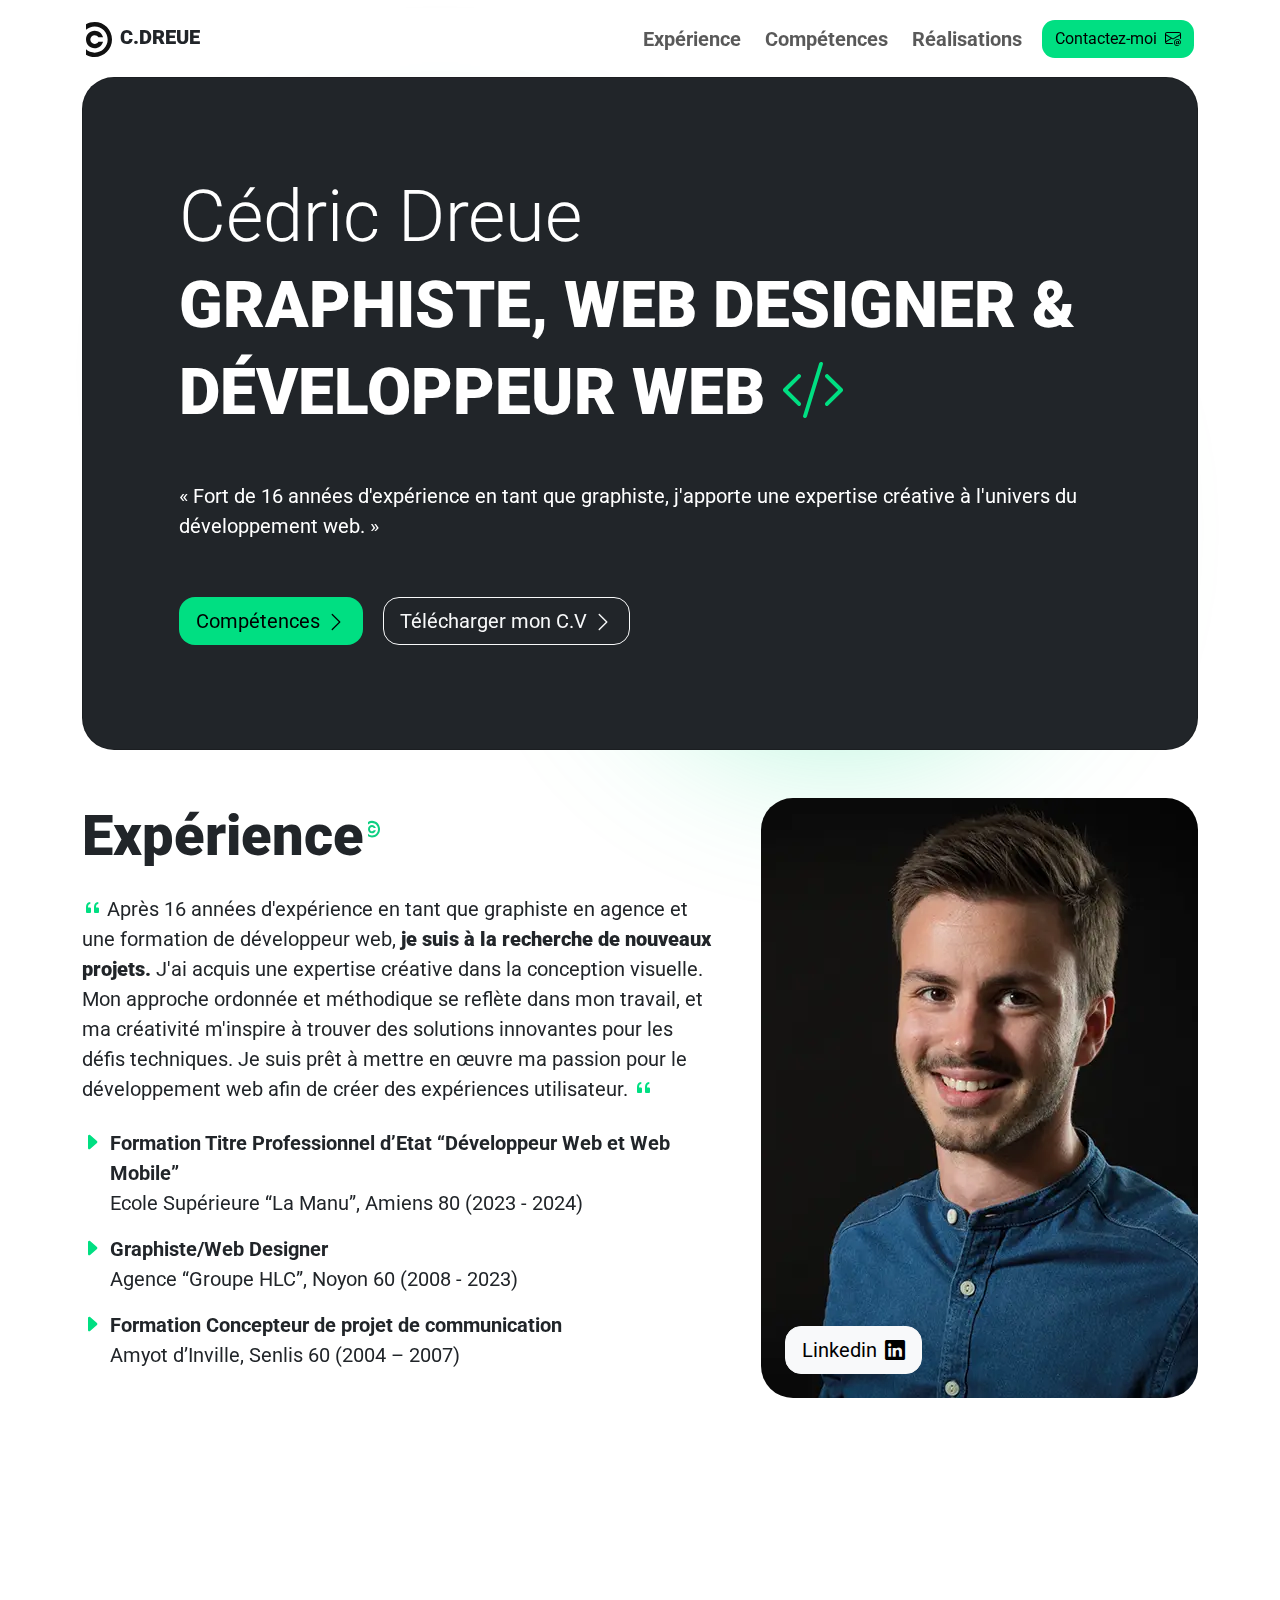
<file: index.html>
<!DOCTYPE html>
<html lang="fr">
<head>
    <meta charset="UTF-8">
    <meta name="viewport" content="width=device-width, initial-scale=1.0">
    <title>Cédric Dreue - CV & Portfolio</title>
    <link rel="stylesheet" href="https://unpkg.com/aos@next/dist/aos.css" />
    <link rel="stylesheet" href="https://cdn.jsdelivr.net/npm/bootstrap-icons@1.11.3/font/bootstrap-icons.min.css">
    <link href="https://fonts.googleapis.com/css2?family=Roboto:wght@400;700;900&display=swap" rel="stylesheet">
    <link href="https://cdn.jsdelivr.net/npm/bootstrap@5.3.3/dist/css/bootstrap.min.css" rel="stylesheet" integrity="sha384-QWTKZyjpPEjISv5WaRU9OFeRpok6YctnYmDr5pNlyT2bRjXh0JMhjY6hW+ALEwIH" crossorigin="anonymous">
    <link rel="stylesheet" href="/public/assets/css/style.css">
</head>
<body>
    <header>
        <nav class="navbar navbar-expand-lg header header-hide fixed-top" id="menu">
            <div class="container glass-price rounded-5 px-3 py-2 ">
                <a class="navbar-brand" href="#"><img src="./public/assets/img/logo-dreue-black.svg" height="35" alt="logo cedric dreue"><span class="fw-black text-dark ms-2">C.DREUE</span></a>
                <!-- <button class="navbar-toggler" type="button" data-bs-toggle="collapse" data-bs-target="#navbarNav" aria-controls="navbarNav" aria-expanded="false" aria-label="Toggle navigation">
                    <span class="navbar-toggler-icon"></span>
                </button> -->
                <button class="btn btn-dark rounded-4 d-lg-none px-2 py-1 ms-2" type="button" data-bs-toggle="offcanvas" data-bs-target="#menuOffcanvas" aria-controls="menuOffcanvas" aria-label="Menu">
                    <i class="bi bi-list h2"></i>
                </button>
                <div class="collapse navbar-collapse justify-content-end" id="navbarNav">
                    <ul class="navbar-nav text-center">
                        <li class="nav-item">
                            <a class="nav-link fs-5 fw-bold mx-1" href="#experience">Expérience</a>
                        </li>
                        <li class="nav-item">
                            <a class="nav-link fs-5 fw-bold mx-1" href="#">Compétences</a>
                        </li>
                        <li class="nav-item">
                            <a class="nav-link fs-5 fw-bold mx-1" href="#">Réalisations</a>
                        </li>
                    </ul>
                    <a class="ms-2 btn btn-my-green" href="https://www.linkedin.com/in/cedric-dreue/">Contactez-moi<i class="bi bi-envelope-at ms-2 mb-2"></i></a>

                </div>
            </div>
        </nav>
        <div class="offcanvas glass-price-offcanva offcanvas-end" tabindex="-1" id="menuOffcanvas" aria-labelledby="menuOffcanvasLabel">
            <div class="offcanvas-header">
                <button type="button" class="btn-close" data-bs-dismiss="offcanvas" aria-label="Close"></button>
            </div>
            <div class="offcanvas-body">
                <ul id="offcanvasMenu" class="navbar-nav text-center mb-5">
                    <li class="nav-item">
                        <a class="nav-link fs-2 fw-bold mx-1" href="#experience">Expérience</a>
                    </li>
                    <li class="nav-item">
                        <a class="nav-link fs-2 fw-bold mx-1" href="#">Compétences</a>
                    </li>
                    <li class="nav-item">
                        <a class="nav-link fs-2 fw-bold mx-1" href="#">Réalisations</a>
                    </li>
                </ul>
                <div class="text-center">
                    <a class="btn btn-lg d-block btn-my-green m-2" href="https://www.linkedin.com/in/cedric-dreue/">06 50 54 96 47<i class="bi bi-phone ms-2 mb-2"></i></a>
                    <a class="btn btn-lg d-block btn-my-green m-2" href="https://www.linkedin.com/in/cedric-dreue/">Envoyer un mail<i class="bi bi-envelope-at ms-2 mb-2"></i></a>
                    <a class="btn btn-outline-dark d-block rounded-4 m-2" href="https://www.linkedin.com/in/cedric-dreue/">Télécharger mon C.V<i class="bi bi-file-earmark-pdf-fill ms-2 mb-2"></i></a>
                </div>
                <div class="text-center">
                    <a class="btn btn-outline-dark d-block rounded-4 m-2" href="https://www.linkedin.com/in/cedric-dreue/">Linkedin<i class="bi bi-linkedin ms-2 mb-2"></i></a>
                    <a class="btn btn-outline-dark d-block rounded-4 m-2" href="https://www.linkedin.com/in/cedric-dreue/">Github<i class="bi bi-github ms-2 mb-2"></i></a>
                </div>
            </div>
        </div>

    </header>
    <div class="fixed top-50 start-50 translate-middle d-flex justify-content-center">
        <div class="bg-shape bg-gradient-1 bg-opacity-50 bg-blur"></div>
        <div class="bg-shape bg-gradient-2 bg-opacity-50 bg-blur"></div>
    </div>

    <main class="margin-top-main">
        <section class="my-5">
            <div class="container">
                <div class="card text-bg-dark rounded-5 p-lg-5">
                    <div class="card-body p-5">
                        <h1 class="display-2">Cédric Dreue <br>
                        <span class="display-3 fw-black text-uppercase">Graphiste, Web Designer & Développeur Web <i class="bi bi-code-slash text-green"></i></span>
                        </h1>
                        <p class="fs-5 my-5">« Fort de 16 années d'expérience en tant que graphiste, j'apporte une expertise créative à l'univers du développement web. »</p>
                        <a class="btn btn-lg btn-my-green icon-link icon-link-hover my-2 me-lg-3" href="">
                            Compétences
                            <i class="bi bi-chevron-right mb-2"></i>
                        </a>
                        <a class="btn btn-lg btn-outline-light icon-link icon-link-hover my-2 rounded-4" href="">
                            Télécharger mon C.V
                            <i class="bi bi-chevron-right mb-2"></i>
                        </a>
                    </div>
                </div>
            </div>
        </section>
        <section class="my-5" id="experience" data-aos="fade-up">
            <div class="container">
                <div class="row g-lg-5 align-items-center">
                    <div class="col-lg-7">
                        <div class="card border-0 bg-transparent rounded-5">
                            <div class="card-body p-lg-0">
                                <h2 class="fw-black display-4 mb-4">Expérience<span><img src="./public/assets/img/logo-dreue-green.svg" class="ms-1" height="50" alt="logo cedric dreue"></span></h2>
                                <p class="fs-5 mb-4"><i class="bi bi-quote text-green"></i> Après 16 années d'expérience en tant que graphiste en agence et une formation de développeur web, <span class="fw-black">je suis à la recherche de nouveaux projets.</span> J'ai acquis une expertise créative dans la conception visuelle. Mon approche ordonnée et méthodique se reflète dans mon travail, et ma créativité m'inspire à trouver des solutions innovantes pour les défis techniques. Je suis prêt à mettre en œuvre ma passion pour le développement web afin de créer des expériences utilisateur. <i class="bi bi-quote text-green"></i></p>
                                <ul class="list-group fs-5 mb-4">
                                    <li class="d-flex justify-content-between align-items-start mb-3">
                                        <i class="bi bi-caret-right-fill text-green"></i>
                                        <div class="ms-2 me-auto">
                                            <div class="fw-bold">Formation Titre Professionnel d’Etat “Développeur Web et Web Mobile”</div>
                                            Ecole Supérieure “La Manu”, Amiens 80 (2023 - 2024)
                                        </div>
                                    </li>                            
                                    <li class="d-flex justify-content-between align-items-start mb-3">
                                        <i class="bi bi-caret-right-fill text-green"></i>
                                        <div class="ms-2 me-auto">
                                            <div class="fw-bold">Graphiste/Web Designer</div>
                                            Agence “Groupe HLC”, Noyon 60 (2008 - 2023)
                                        </div>
                                    </li>
                                    <li class="d-flex justify-content-between align-items-start">
                                        <i class="bi bi-caret-right-fill text-green"></i>
                                        <div class="ms-2 me-auto">
                                            <div class="fw-bold">Formation Concepteur de projet de communication</div>
                                            Amyot d’Inville, Senlis 60 (2004 – 2007)
                                        </div>
                                    </li>
                                </ul>
                            </div>
                        </div>
                    </div>
                    <div class="col-lg-5">
                        <div class="position-relative">
                            <img src="/public/assets/img/cedric-dreue.webp" class="img-fluid-profil object-fit-cover rounded-5" alt="...">
                            <div class="position-absolute bottom-0 start-0">
                                <a class="btn btn-lg btn-light rounded-4 m-4" href="https://www.linkedin.com/in/cedric-dreue/">Linkedin<i class="bi bi-linkedin ms-2 mb-2"></i></a>
                            </div>
                        </div>
                    </div>
                </div>
            </div>
        </section>
        <section class="my-5" data-aos="fade-up">
            <div class="container">
                <h2 class="fw-black display-4 mb-4">Compétences<span><img src="./public/assets/img/logo-dreue-green.svg" class="ms-1" height="50" alt="logo cedric dreue"></span></h2>
                <div class="row g-lg-5">
                    <div class="col-lg-6 mb-5">
                        <div class="card text-bg-dark rounded-5 h-100" data-aos="fade-up">
                            <div class="card-body p-5">
                                <h3 class="fw-bold mb-4"><i class="bi bi-bezier text-green me-2"></i>Expertise en Conception Graphique</h3>
                                <p class="fs-5">De la création d'identités visuelles percutantes à la réalisation de supports graphiques divers, je navigue aisément à travers différents styles et maîtrise les outils logiciels essentiels, offrant ainsi des solutions visuelles impactantes.</p>
                                <ul class="list-group fs-5">
                                    <li class="d-flex justify-content-between align-items-start mb-1">
                                        <i class="bi bi-check-lg text-green"></i>
                                        <div class="ms-2 me-auto">
                                            <div class="fw-bold">Identités visuelles, chartes graphiques, logotypes</div>
                                        </div>
                                    </li>
                                    <li class="d-flex justify-content-between align-items-start mb-1">
                                        <i class="bi bi-check-lg text-green"></i>
                                        <div class="ms-2 me-auto">
                                            <div class="fw-bold">Conception graphique, Mise en page</div>
                                        </div>
                                    </li>                            
                                    <li class="d-flex justify-content-between align-items-start mb-1">
                                        <i class="bi bi-check-lg text-green"></i>
                                        <div class="ms-2 me-auto">
                                            <div class="fw-bold">Print management, gestion de tous supports imprimés</div>
                                        </div>
                                    </li>                            
                                    <li class="d-flex justify-content-between align-items-start mb-1">
                                        <i class="bi bi-check-lg text-green"></i>
                                        <div class="ms-2 me-auto">
                                            <div class="fw-bold">Webdesign, conception d'interfaces</div>
                                        </div>
                                    </li>                            
                                </ul>
                            </div>                        
                        </div>
                    </div>
                    <div class="col-lg-6 mb-5">
                        <div class="card glass-price rounded-5 h-100 border-green" data-aos="fade-up">
                            <div class="card-body p-5">
                                <h3 class="fw-bold mb-4"><i class="bi bi-code-slash text-green me-2"></i>Maîtrise du Développement Web</h3>
                                <p class="fs-5">Fort d'une formation récente en développement web, je possède une expertise approfondie dans les langages de programmation, les frameworks et les outils essentiels.</p>
                                <ul class="list-group fs-5">
                                    <li class="d-flex justify-content-between align-items-start mb-3">
                                        <i class="bi bi-check-lg text-green"></i>
                                        <div class="ms-2 me-auto">
                                            <div class="fw-bold">Développement une interface utilisateur web statique, adaptable et dynamique</div>
                                            HTML, CSS, Bootstrap et JavaScript
                                        </div>
                                    </li>                            
                                    <li class="d-flex justify-content-between align-items-start mb-1">
                                        <i class="bi bi-check-lg text-green"></i>
                                        <div class="ms-2 me-auto">
                                            <div class="fw-bold">Back-end : Développement d’une application web</div>
                                        </div>
                                    </li>
                                    <li class="d-flex justify-content-between align-items-start mb-1">
                                        <i class="bi bi-check-lg text-green"></i>
                                        <div class="ms-2 me-auto">
                                            <div class="fw-bold">Base de données & Développement des composants d’accès aux données</div>
                                        </div>
                                    </li>
                                </ul>
                            </div>                        
                        </div>
                    </div>
                </div>
            </div>
        </section>
        <section class="my-5" data-aos="fade-up">
            <div class="container">
                <div class="row justify-content-center">
                    <div class="col-5 col-lg-2 h-100 mb-4">
                        <div class="text-center">
                            <img src="/public/assets/img/creative-cloud.svg" class="img-fluid img-logo mb-3" alt="Adobe Creative Cloud">
                            <p class="m-0 fw-bold">Adobe Creative Cloud</p>
                        </div>
                    </div>
                    <div class="col-5 col-lg-2 h-100 mb-4">
                        <div class="text-center">
                            <img src="/public/assets/img/figma.svg" class="img-fluid img-logo mb-3" alt="Figma">
                            <p class="m-0 fw-bold">Figma</p>
                        </div>
                    </div>
                    <div class="col-5 col-lg-2 h-100 mb-4">
                        <div class="text-center">
                            <img src="/public/assets/img/vscode.svg" class="img-fluid img-logo mb-3" alt="Visual Studio Code">
                            <p class="m-0 fw-bold">Visual Studio Code</p>
                        </div>
                    </div>
                    <div class="col-5 col-lg-2 h-100 mb-4">
                        <div class="text-center">
                            <img src="/public/assets/img/js.svg" class="img-fluid img-logo mb-3" alt="">
                            <p class="m-0 fw-bold">JS</p>
                        </div>
                    </div>
                    <div class="col-5 col-lg-2 h-100 mb-4">
                        <div class="text-center">
                            <img src="/public/assets/img/php.svg" class="img-fluid img-logo mb-3" alt="Trello">
                            <p class="m-0 fw-bold">PHP</p>
                        </div>
                    </div>
                    <div class="col-5 col-lg-2 h-100 mb-4">
                        <div class="text-center">
                            <img src="/public/assets/img/bootstrap.svg" class="img-fluid img-logo mb-3" alt="Trello">
                            <p class="m-0 fw-bold">Bootstrap</p>
                        </div>
                    </div>
                </div>
            </div>
        </section>
        <section class="my-5" data-aos="fade-up">
            <div class="container">
                <h2 class="fw-black display-4 mb-4">Réalisations<span><img src="./public/assets/img/logo-dreue-green.svg" class="ms-1" height="50" alt="logo cedric dreue"></span></h2>
                <div class="row g-3">
                    <div class="col-lg-4" data-aos="fade-up">
                        <div class="card border-1 rounded-5 img-hover-zoom">
                            <div class="position-relative">
                                <img src="/public/assets/img/logo-lapin-picad.gif" class="img-fluid-project object-fit-cover rounded-5" alt="...">
                                <div class="position-absolute top-0 end-0">
                                    <a class="btn btn-lg btn-light rounded-4 m-4" href="https://www.linkedin.com/in/cedric-dreue/"><i class="bi bi-arrow-up-right"></i></a>
                                </div>
                                <div class="position-absolute bottom-0 start-0">
                                    <span class="badge rounded-pill text-bg-light m-4">Identité visuelle</span>
                                </div>
                            </div>
                        </div>
                    </div>
                    <div class="col-lg-4" data-aos="fade-up">
                        <div class="card rounded-5 img-hover-zoom">
                            <div class="position-relative">
                                <img src="/public/assets/img/logo-lou-moi.webp" class="img-fluid-project object-fit-cover rounded-5" alt="...">
                                <div class="position-absolute top-0 end-0">
                                    <a class="btn btn-lg btn-light rounded-4 m-4" href="https://www.linkedin.com/in/cedric-dreue/"><i class="bi bi-arrow-up-right"></i></a>
                                </div>
                                <div class="position-absolute bottom-0 start-0">
                                    <span class="badge rounded-pill text-bg-light m-4">Logotypes</span>
                                </div>
                            </div>
                        </div>
                    </div>
                    <div class="col-lg-4" data-aos="fade-up">
                        <div class="card rounded-5 img-hover-zoom">
                            <div class="position-relative">
                                <img src="/public/assets/img/logo-maureen-pupin.webp" class="img-fluid-project object-fit-cover rounded-5" alt="...">
                                <div class="position-absolute top-0 end-0">
                                    <a class="btn btn-lg btn-light rounded-4 m-4" href="https://www.linkedin.com/in/cedric-dreue/"><i class="bi bi-arrow-up-right"></i></a>
                                </div>
                                <div class="position-absolute bottom-0 start-0">
                                    <span class="badge rounded-pill text-bg-light m-4">Logotypes</span>
                                </div>
                            </div>
                        </div>
                    </div>
                    <div class="col-lg-4" data-aos="fade-up">
                        <div class="card rounded-5 img-hover-zoom">
                            <div class="position-relative">
                                <img src="/public/assets/img/logo-anthony-alexandre.webp" class="img-fluid-project object-fit-cover rounded-5" alt="...">
                                <div class="position-absolute top-0 end-0">
                                    <a class="btn btn-lg btn-light rounded-4 m-4" href="https://www.linkedin.com/in/cedric-dreue/"><i class="bi bi-arrow-up-right"></i></a>
                                </div>
                                <div class="position-absolute bottom-0 start-0">
                                    <span class="badge rounded-pill text-bg-light m-4">Logotypes</span>
                                </div>
                            </div>
                        </div>
                    </div>
                    <div class="col-lg-4" data-aos="fade-up">
                        <div class="card rounded-5 img-hover-zoom">
                            <div class="position-relative">
                                <img src="/public/assets/img/logo-localco.gif" class="img-fluid-project object-fit-cover rounded-5" alt="...">
                                <div class="position-absolute top-0 end-0">
                                    <a class="btn btn-lg btn-light rounded-4 m-4" href="https://www.linkedin.com/in/cedric-dreue/"><i class="bi bi-arrow-up-right"></i></a>
                                </div>
                                <div class="position-absolute bottom-0 start-0">
                                    <span class="badge rounded-pill text-bg-light ms-4 mb-4">Logotypes</span>
                                    <span class="badge rounded-pill text-bg-light mb-4">Site web</span>
                                </div>
                            </div>
                        </div>
                    </div>
                    <div class="col-lg-4" data-aos="fade-up">
                        <div class="card rounded-5 img-hover-zoom">
                            <div class="position-relative">
                                <img src="/public/assets/img/logo-caees.webp" class="img-fluid-project object-fit-cover rounded-5" alt="...">
                                <div class="position-absolute top-0 end-0">
                                    <a class="btn btn-lg btn-light rounded-4 m-4" href="https://www.linkedin.com/in/cedric-dreue/"><i class="bi bi-arrow-up-right"></i></a>
                                </div>
                                <div class="position-absolute bottom-0 start-0">
                                    <span class="badge rounded-pill text-bg-light m-4">Identité visuelle</span>
                                </div>
                            </div>
                        </div>
                    </div>
                </div>
            </div>
        </section>
    </main>
    <footer class="my-5" data-aos="fade-up">
        <div class="container">
            <div class="card text-bg-dark rounded-5 p-lg-5">
                <div class="card-body p-5">
                    <h2 class="display-5 fw-black">Envie de travailler ensemble ?</h2>
                    <p class="fs-5 mb-5">N'hésitez pas à me contacter pour des collaborations ou simplement pour un renseignement.</p>

                    <a class="btn btn-lg btn-my-green icon-link icon-link-hover m-1" href="">
                        06 50 54 96 47
                        <i class="bi bi-phone mb-2"></i>
                    </a>
                    <a class="btn btn-lg btn-my-green icon-link icon-link-hover m-1" href="">
                        Envoyer un mail
                        <i class="bi bi-envelope-at mb-2"></i>
                    </a>
                    <a class="btn btn-lg btn-outline-light rounded-4 icon-link icon-link-hover m-1" href="">
                        Télécharger mon C.V
                        <i class="bi bi-file-earmark-pdf-fill mb-2"></i>
                    </a>
                    <a class="btn btn-lg btn-outline-light rounded-4 m-1" href=""><i class="bi bi-linkedin mb-2"></i></a>
                    <a class="btn btn-lg btn-outline-light rounded-4 m-1" href=""><i class="bi bi-github mb-2"></i></a>
                </div>
            </div>
            <ul class="nav justify-content-center mt-4">
                <li class="nav-item">
                    <a class="nav-link disabled" aria-disabled="true"><img src="./public/assets/img/logo-dreue-black.svg" height="20" class="mb-1 me-2" alt="logo cedric dreue"><span class="fw-black">C.Dreue</span>, 2024. Tous droits réservés</a>
                </li>
                <li class="nav-item">
                    <a class="nav-link link-secondary" aria-current="page" href="#">Mentions légales</a>
                </li>
            </ul>
        </div>
    </footer>
    <script src="https://unpkg.com/aos@next/dist/aos.js"></script>
    <script src="/public/assets/js/script.js"></script>
    <script src="https://cdn.jsdelivr.net/npm/bootstrap@5.3.3/dist/js/bootstrap.bundle.min.js" integrity="sha384-YvpcrYf0tY3lHB60NNkmXc5s9fDVZLESaAA55NDzOxhy9GkcIdslK1eN7N6jIeHz" crossorigin="anonymous"></script>
</body>
</html>
</file>
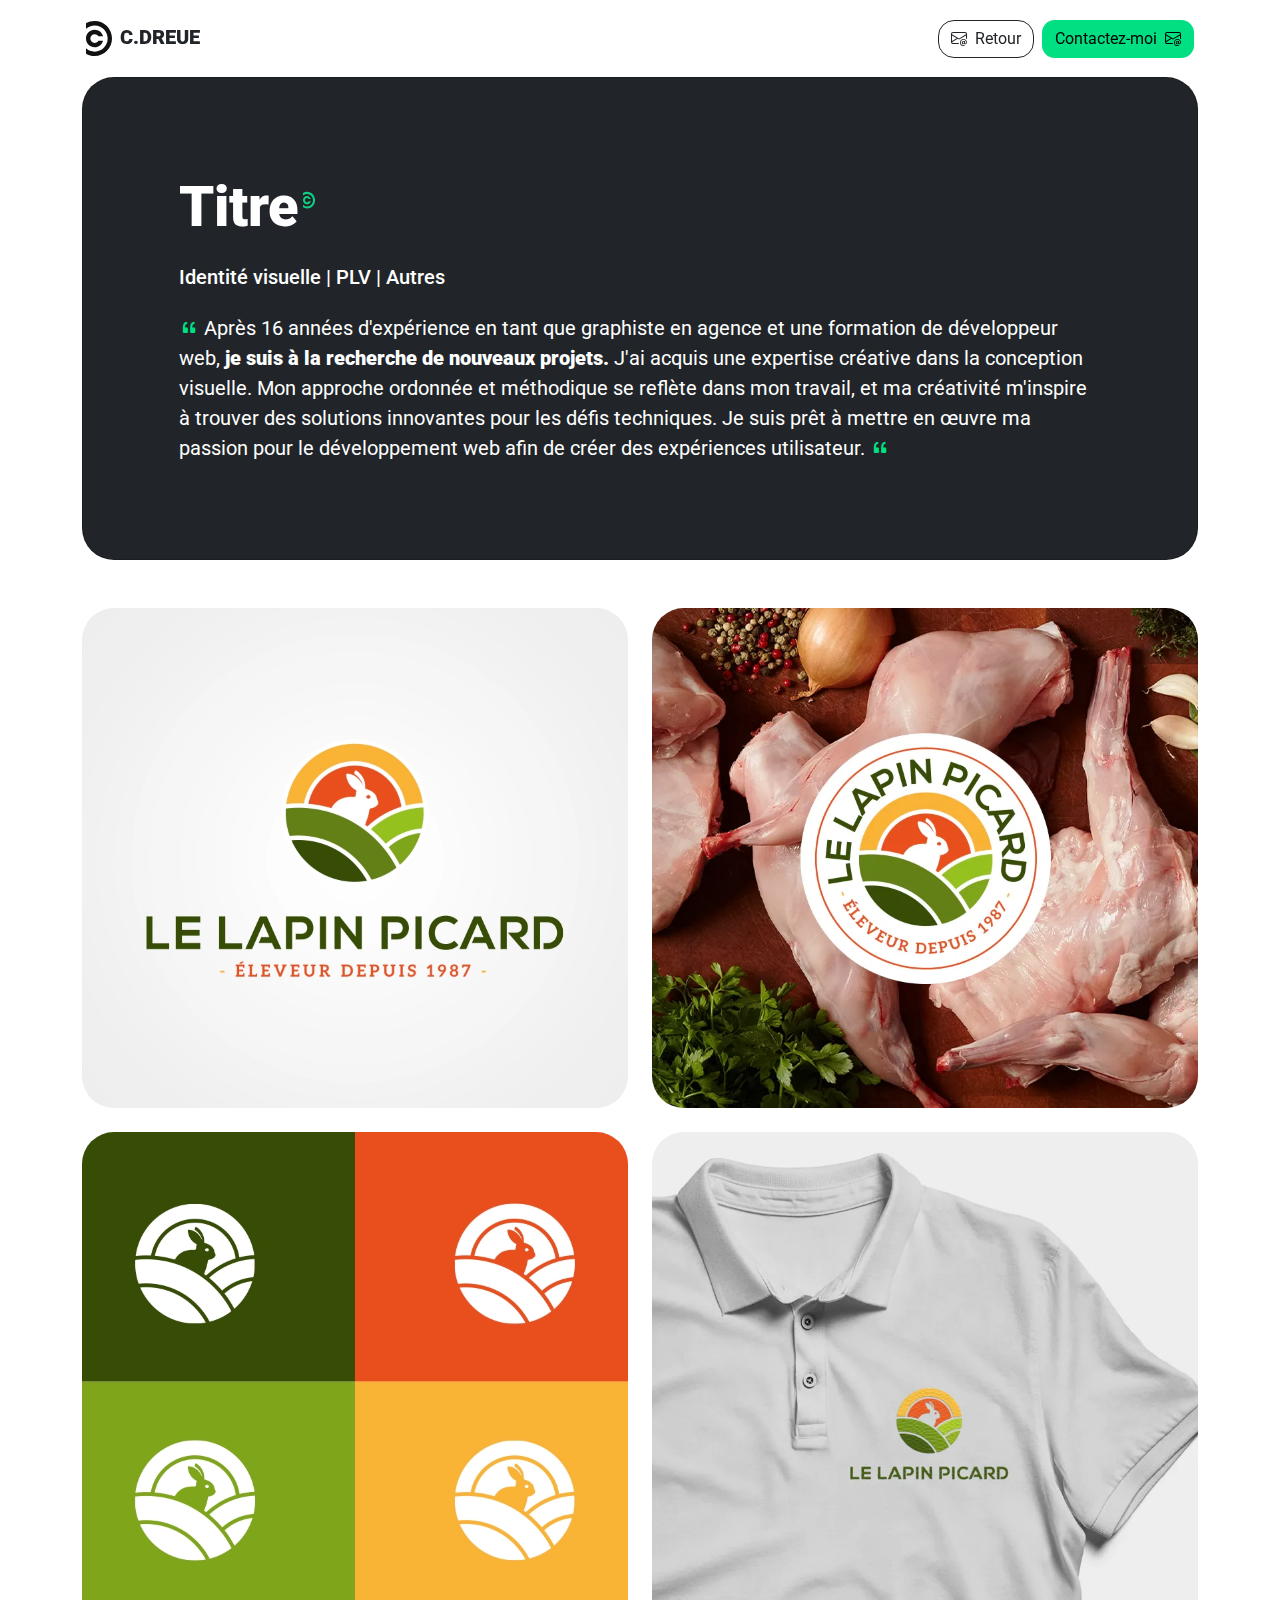
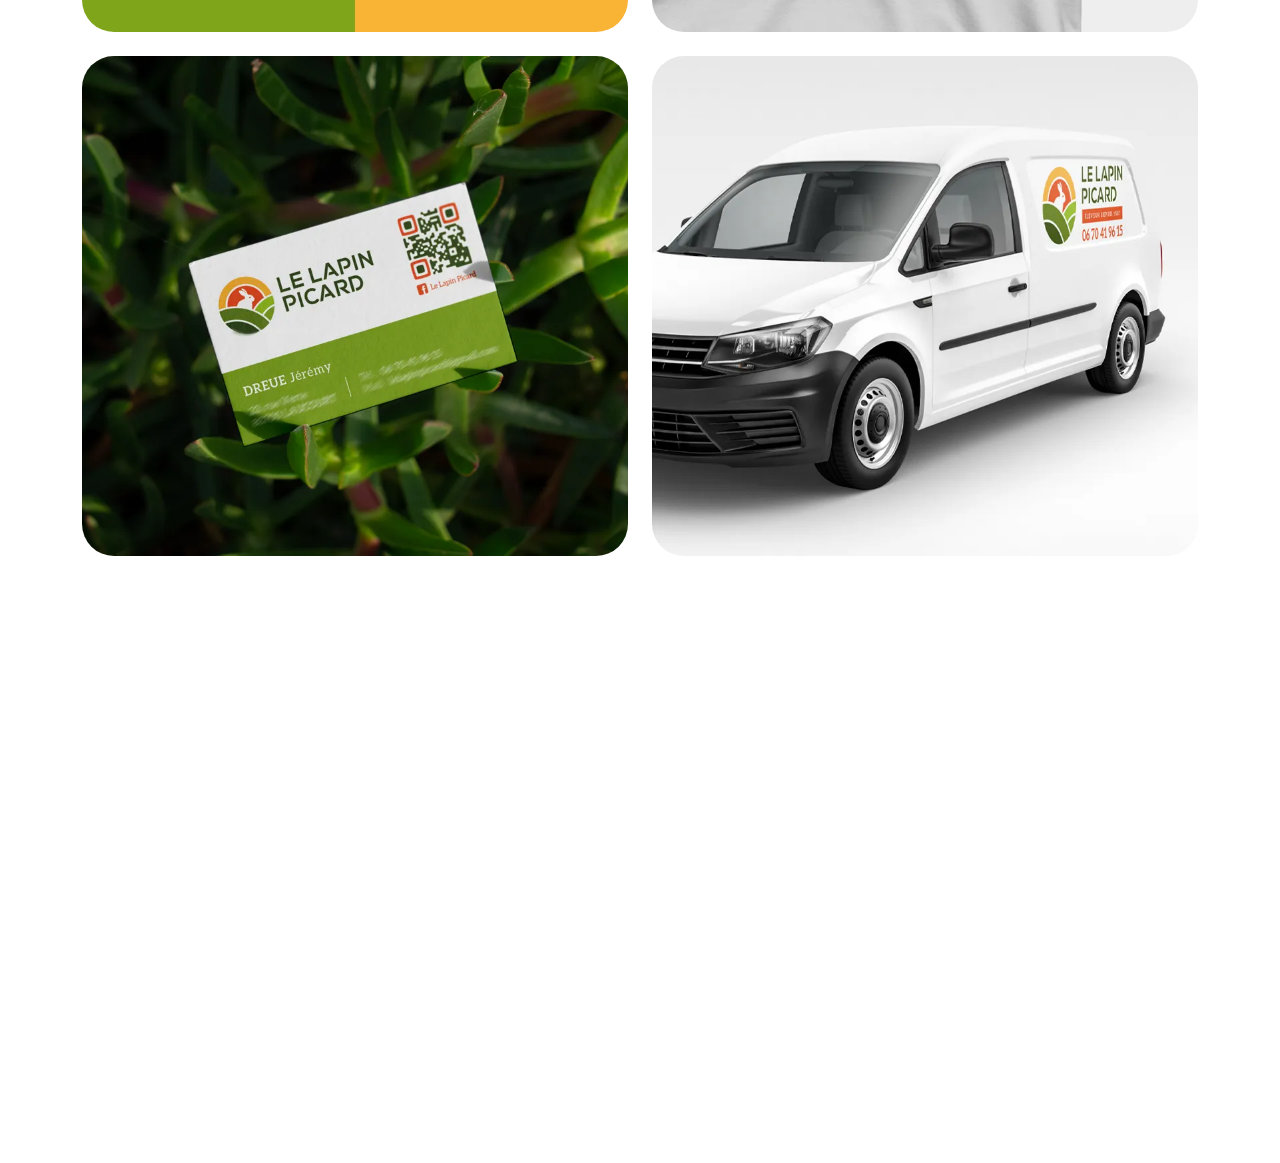
<file: portfolio.html>
<!DOCTYPE html>
<html lang="fr">
<head>
    <meta charset="UTF-8">
    <meta name="viewport" content="width=device-width, initial-scale=1.0">
    <title>Cédric Dreue - CV & Portfolio</title>
    <link rel="stylesheet" href="https://unpkg.com/aos@next/dist/aos.css" />
    <link rel="stylesheet" href="https://cdn.jsdelivr.net/npm/bootstrap-icons@1.11.3/font/bootstrap-icons.min.css">
    <link href="https://fonts.googleapis.com/css2?family=Roboto:wght@400;700;900&display=swap" rel="stylesheet">
    <link href="https://cdn.jsdelivr.net/npm/bootstrap@5.3.3/dist/css/bootstrap.min.css" rel="stylesheet" integrity="sha384-QWTKZyjpPEjISv5WaRU9OFeRpok6YctnYmDr5pNlyT2bRjXh0JMhjY6hW+ALEwIH" crossorigin="anonymous">
    <link rel="stylesheet" href="/public/assets/css/style.css">
</head>
<body>
    <header>
        <nav class="navbar navbar-expand-lg header header-hide fixed-top" id="menu">
            <div class="container glass-price rounded-5 px-3 py-2 ">
                <a class="navbar-brand" href="#"><img src="./public/assets/img/logo-dreue-black.svg" height="35" alt="logo cedric dreue"><span class="fw-black text-dark ms-2">C.DREUE</span></a>
                <!-- <button class="navbar-toggler" type="button" data-bs-toggle="collapse" data-bs-target="#navbarNav" aria-controls="navbarNav" aria-expanded="false" aria-label="Toggle navigation">
                    <span class="navbar-toggler-icon"></span>
                </button> -->
                <button class="btn btn-dark rounded-4 d-lg-none px-2 py-1 ms-2" type="button" data-bs-toggle="offcanvas" data-bs-target="#menuOffcanvas" aria-controls="menuOffcanvas" aria-label="Menu">
                    <i class="bi bi-list h2"></i>
                </button>
                <div class="collapse navbar-collapse justify-content-end" id="navbarNav">
                    <a class="ms-2 btn btn-outline-dark rounded-4" href="/"><i class="bi bi-envelope-at me-2 mb-2"></i>Retour</a>
                    <a class="ms-2 btn btn-my-green" href="https://www.linkedin.com/in/cedric-dreue/">Contactez-moi<i class="bi bi-envelope-at ms-2 mb-2"></i></a>
                </div>
            </div>
        </nav>
        <div class="offcanvas glass-price-offcanva offcanvas-end" tabindex="-1" id="menuOffcanvas" aria-labelledby="menuOffcanvasLabel">
            <div class="offcanvas-header">
                <button type="button" class="btn-close" data-bs-dismiss="offcanvas" aria-label="Close"></button>
            </div>
            <div class="offcanvas-body">
                <ul id="offcanvasMenu" class="navbar-nav text-center mb-5">
                    <li class="nav-item">
                        <a class="nav-link fs-2 fw-bold mx-1" href="#">Retour accueil</a>
                    </li>
                </ul>
                <div class="text-center">
                    <a class="btn btn-lg d-block btn-my-green m-2" href="https://www.linkedin.com/in/cedric-dreue/">06 50 54 96 47<i class="bi bi-phone ms-2 mb-2"></i></a>
                    <a class="btn btn-lg d-block btn-my-green m-2" href="https://www.linkedin.com/in/cedric-dreue/">Envoyer un mail<i class="bi bi-envelope-at ms-2 mb-2"></i></a>
                    <a class="btn btn-outline-dark d-block rounded-4 m-2" href="https://www.linkedin.com/in/cedric-dreue/">Télécharger mon C.V<i class="bi bi-file-earmark-pdf-fill ms-2 mb-2"></i></a>
                </div>
                <div class="text-center">
                    <a class="btn btn-outline-dark d-block rounded-4 m-2" href="https://www.linkedin.com/in/cedric-dreue/">Linkedin<i class="bi bi-linkedin ms-2 mb-2"></i></a>
                    <a class="btn btn-outline-dark d-block rounded-4 m-2" href="https://www.linkedin.com/in/cedric-dreue/">Github<i class="bi bi-github ms-2 mb-2"></i></a>
                </div>
            </div>
        </div>

    </header>
    <main class="margin-top-main">
        <section class="my-5">
            <div class="container">
                <div class="card text-bg-dark rounded-5 p-lg-5">
                    <div class="card-body p-5">
                        <h1 class="fw-black display-4 mb-4">Titre<span><img src="./public/assets/img/logo-dreue-green.svg" class="ms-1" height="50" alt="logo cedric dreue"></span></h1>
                        <h5 class="mb-4">Identité visuelle | PLV | Autres</h5>
                        <p class="fs-5 mb-0"><i class="bi bi-quote text-green"></i> Après 16 années d'expérience en tant que graphiste en agence et une formation de développeur web, <span class="fw-black">je suis à la recherche de nouveaux projets.</span> J'ai acquis une expertise créative dans la conception visuelle. Mon approche ordonnée et méthodique se reflète dans mon travail, et ma créativité m'inspire à trouver des solutions innovantes pour les défis techniques. Je suis prêt à mettre en œuvre ma passion pour le développement web afin de créer des expériences utilisateur. <i class="bi bi-quote text-green"></i></p>
                    </div>
                </div>
            </div>
        </section>
        <section>
            <div class="container">
                <div class="row g-lg-4">
                    <div class="col-lg-6">
                        <img src="/public/assets/img/portfolio/logo-lapin-picard-by-dreue.webp" class="img-fluid-portfolio object-fit-cover rounded-5" alt="...">
                    </div>
                    <div class="col-lg-6">
                        <img src="/public/assets/img/portfolio/logo-lapin-picard-avec-photo-viande-lapin-by-dreue.webp" class="img-fluid-portfolio object-fit-cover rounded-5" alt="...">
                    </div>
                    <div class="col-lg-6">
                        <img src="/public/assets/img/portfolio/logo-declinaison-lapin-picard-by-dreue.webp" class="img-fluid-portfolio object-fit-cover rounded-5" alt="...">
                    </div>
                    <div class="col-lg-6">
                        <img src="/public/assets/img/portfolio/logo-lapin-picard-broderie-by-dreue.webp" class="img-fluid-portfolio object-fit-cover rounded-5" alt="...">
                    </div>
                    <div class="col-lg-6">
                        <img src="/public/assets/img/portfolio/carte-visite-lapin-picard-by-dreue.webp" class="img-fluid-portfolio object-fit-cover rounded-5" alt="...">
                    </div>
                    <div class="col-lg-6">
                        <img src="/public/assets/img/portfolio/vehicule-lapin-picard-by-dreue.webp" class="img-fluid-portfolio object-fit-cover rounded-5" alt="...">
                    </div>
                </div>
            </div>
        </section>


    </main>
    <footer class="my-5" data-aos="fade-up">
        <div class="container">
            <div class="card text-bg-dark rounded-5 p-lg-5">
                <div class="card-body p-5">
                    <h2 class="display-5 fw-black">Envie de travailler ensemble ?</h2>
                    <p class="fs-5 mb-5">N'hésitez pas à me contacter pour des collaborations ou simplement pour un renseignement.</p>

                    <a class="btn btn-lg btn-my-green icon-link icon-link-hover m-1" href="">
                        06 50 54 96 47
                        <i class="bi bi-phone mb-2"></i>
                    </a>
                    <a class="btn btn-lg btn-my-green icon-link icon-link-hover m-1" href="">
                        Envoyer un mail
                        <i class="bi bi-envelope-at mb-2"></i>
                    </a>
                    <a class="btn btn-lg btn-outline-light rounded-4 icon-link icon-link-hover m-1" href="">
                        Télécharger mon C.V
                        <i class="bi bi-file-earmark-pdf-fill mb-2"></i>
                    </a>
                    <a class="btn btn-lg btn-outline-light rounded-4 m-1" href=""><i class="bi bi-linkedin mb-2"></i></a>
                    <a class="btn btn-lg btn-outline-light rounded-4 m-1" href=""><i class="bi bi-github mb-2"></i></a>
                </div>
            </div>
            <ul class="nav justify-content-center mt-4">
                <li class="nav-item">
                    <a class="nav-link disabled" aria-disabled="true"><img src="./public/assets/img/logo-dreue-black.svg" height="20" class="mb-1 me-2" alt="logo cedric dreue"><span class="fw-black">C.Dreue</span>, 2024. Tous droits réservés</a>
                </li>
                <li class="nav-item">
                    <a class="nav-link link-secondary" aria-current="page" href="#">Mentions légales</a>
                </li>
            </ul>
        </div>
    </footer>
    <script src="https://unpkg.com/aos@next/dist/aos.js"></script>
    <script src="/public/assets/js/script.js"></script>
    <script src="https://cdn.jsdelivr.net/npm/bootstrap@5.3.3/dist/js/bootstrap.bundle.min.js" integrity="sha384-YvpcrYf0tY3lHB60NNkmXc5s9fDVZLESaAA55NDzOxhy9GkcIdslK1eN7N6jIeHz" crossorigin="anonymous"></script>
</body>
</html>
</file>
<file: public/assets/css/style.css>
:root {
    --my-green: #00DF82;
    --my-green-dark: #00be6f;
}
body {
    font-family: 'Roboto', Arial, "Helvetica Neue", Helvetica, sans-serif;
}
/* Typo */
.fw-black {
    font-weight: 900;
    font-style: normal;
}
/* Typo "p" mobil */
.fs-5 {
    font-size: 1rem!important;
}
@media all and (min-width: 992px) {
    .fs-5 {
        font-size: 1.25rem!important;
    }
}
/* Colors */
.bg-green {
    background-color: var(--my-green);
}
.bg-green-light {
    background-color: #E6FAF3;
}
.bg-gray-dark {
    background-color: #111111;
    color: #fff;
}
.bg-gray-light {
    background-color: #EDEDED;
}
.text-green {
    color: var(--my-green);
}
.text-gray-dark {
    color: #111111;
}
.border-green {
    border-color: var(--my-green);
}
/* BTN */
.btn-my-green {
    background-color: var(--my-green);
    color: #000;
    border-radius: 0.8em;
}
.btn-my-green:hover, .btn-my-green:active {
    background-color:var(--my-green-dark);
    color: #fff;
}
.btn-outline-my-green {
    background-color:transparent;
    border: #0ACF83 solid 1px;
    color: #0ACF83;
    border-radius: 1em;
}
.btn-outline-my-green:hover {
    background-color: var(--my-green);
    border: #0ACF83 solid 1px;
    color: #000;
    border-radius: 1em;
}
/* img profil */
.img-fluid-profil {
    width: 100%;
    height: 350px;
}
@media all and (min-width: 992px) {
    .img-fluid-profil {
        height: 600px;
    }
}
@media all and (min-width: 1200px) {
    .img-fluid-profil {
        height: 600px;
    }
}
/* Software */
.img-logo {
    height: 60px;
    width: auto;
}
.opacity-logo {
    opacity: 0.9;
}
/* bg gradient */
.bg-shape {
    width: 400px;
    height: 400px;
    border-radius: 9999px;
}
.fixed {
    position: fixed;
    z-index: -1;
}
.bg-blur {
    filter: blur(92px);
}
.bg-gradient-1 {
    background-color: var(--my-green);
    margin-left: 10rem;
    opacity: .2;
}
.bg-gradient-2 {
    background-color: var(--my-green);
    margin-top: 10rem;
    margin-right: 10rem;
    opacity: .4;
}
/* Card effect */
.glass-price {
    /* From https://css.glass */
    background: rgba(255, 255, 255, 0.8);
    backdrop-filter: blur(10px);
    -webkit-backdrop-filter: blur(10px);
}
.img-fluid-project {
    width: 100%;
    height: 300px;
}
/* Card hover img */
.img-hover-zoom {
    height: 300px; /* [1.1] Set it as per your need */
    overflow: hidden; /* [1.2] Hide the overflowing of child elements */
}
@media all and (min-width: 992px) {
    .img-hover-zoom {
        height: 300px;
    }
}
@media all and (min-width: 1200px) {
    .img-hover-zoom {
        height: 300px;
    }
}
/* [2] Transition property for smooth transformation of images */
.img-hover-zoom img {
transition: transform .5s ease;
}
/* [3] Finally, transforming the image when container gets hovered */
.img-hover-zoom:hover img {
transform: scale(1.3);
}
/* img portfolio */
.img-fluid-portfolio {
    width: 100%;
    height: 300px;
}
@media all and (min-width: 992px) {
    .img-fluid-portfolio {
        height: 300px;
    }
}
@media all and (min-width: 1200px) {
    .img-fluid-portfolio {
        height: 500px;
    }
}
/* Header scroll effect */
.header-hide {
    transition: transform .8s ease, background-color .8s ease;
    transform: translateY(0);
}
.header-show {
    transform: translateY(-100%);
}
.margin-top-main {
    margin-top: 77px;
}
/* OffCanva */
.glass-price-offcanva {
    /* From https://css.glass */
    background: rgba(255, 255, 255, 0.8);
    backdrop-filter: blur(3px);
    -webkit-backdrop-filter: blur(5px);
}

.copyright {
    height: 35px;
}
@media all and (min-width: 992px) {
    .copyright {
        height: 45px;
    }
}



.banner {
    background-image: url('/public/assets/img/cover-cedric-dreue.gif');
    position: relative;
    background-size: cover;
    background-repeat: no-repeat;
    background-position: center center;
    border-radius:2rem;
}

.banner::before {
    content: '';
    position: absolute;
    top: 0;
    left: 0;
    width: 100%;
    height: 100%;
    background-color: rgba(0, 0, 0, 0.8);
    border-radius:2rem;
}
</file>
